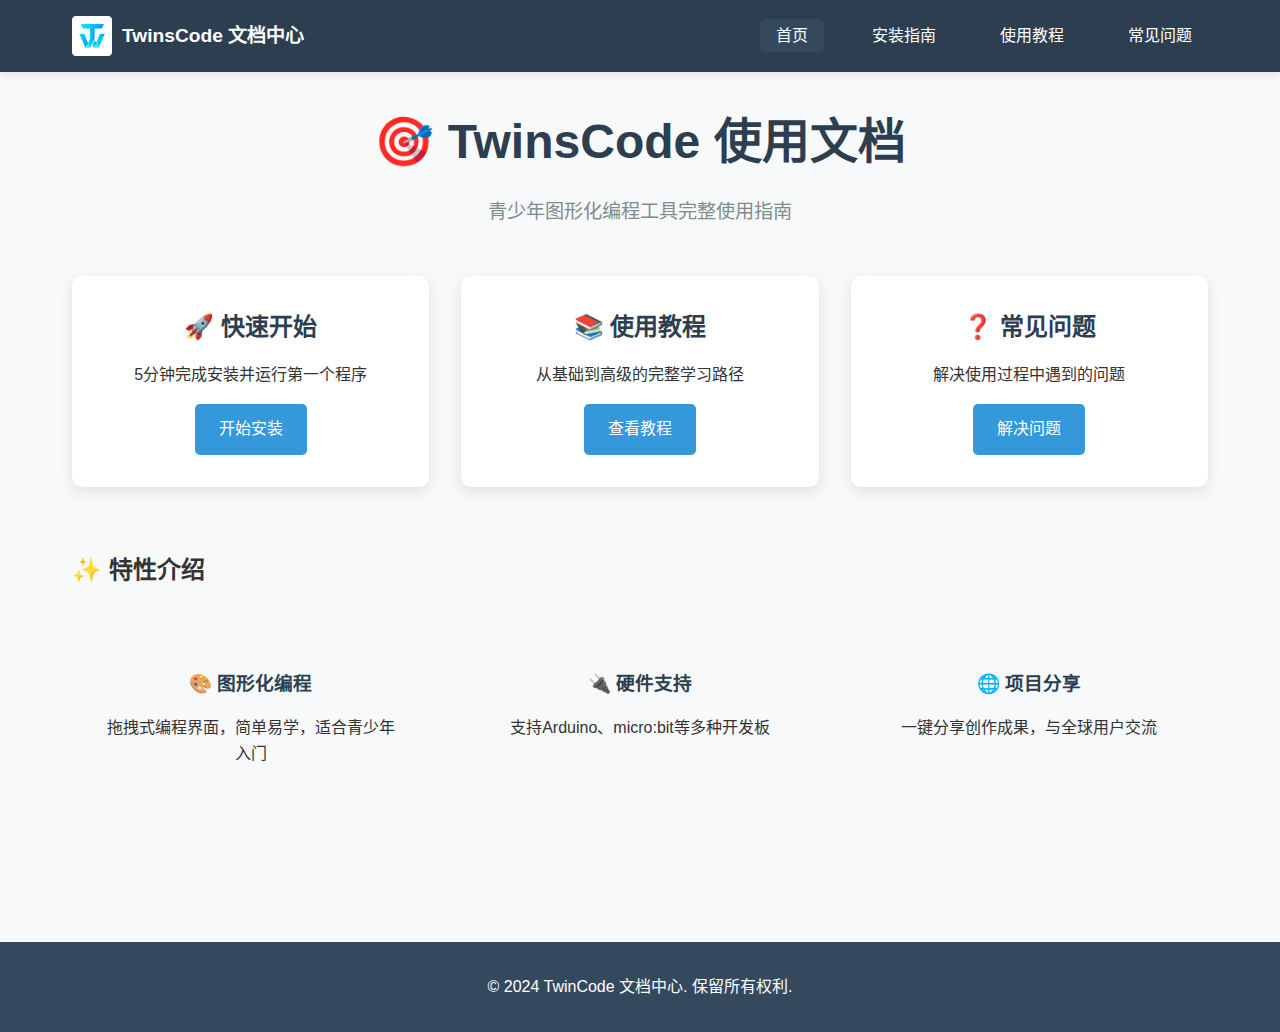
<file: index.html>
<html lang="zh-CN">
<head>
    <meta charset="UTF-8">
    <meta name="viewport" content="width=device-width, initial-scale=1.0">
    <title>TwinSCode - 青少年编程平台</title>
    <link rel="stylesheet" href="./assets/css/style.css">
</head>
<body>
    <!-- 顶部导航 -->
    <nav class="navbar">
        <div class="nav-container">
            <div class="nav-logo">
                <img src="./assets/images/logo.png" alt="TwinCode" height="40">
                <span>TwinsCode 文档中心</span>
            </div>
            <ul class="nav-menu">
                <li><a href="index.html" class="active">首页</a></li>
                <li><a href="install.html">安装指南</a></li>
                <li><a href="tutorial.html">使用教程</a></li>
                <li><a href="faq.html">常见问题</a></li>
            </ul>
        </div>
    </nav>

    <!-- 主要内容 -->
    <div class="container">
        <header class="hero">
            <h1>🎯 TwinsCode 使用文档</h1>
            <p class="subtitle">青少年图形化编程工具完整使用指南</p>
        </header>

        <div class="content-grid">
            <!-- 快速开始卡片 -->
            <div class="card">
                <h2>🚀 快速开始</h2>
                <p>5分钟完成安装并运行第一个程序</p>
                <a href="install.html" class="btn">开始安装</a>
            </div>

            <!-- 教程卡片 -->
            <div class="card">
                <h2>📚 使用教程</h2>
                <p>从基础到高级的完整学习路径</p>
                <a href="tutorial.html" class="btn">查看教程</a>
            </div>

            <!-- 常见问题卡片 -->
            <div class="card">
                <h2>❓ 常见问题</h2>
                <p>解决使用过程中遇到的问题</p>
                <a href="faq.html" class="btn">解决问题</a>
            </div>
        </div>

        <!-- 功能特性 -->
        <section class="features">
            <h2>✨ 特性介绍</h2>
            <div class="feature-grid">
                <div class="feature">
                    <h3>🎨 图形化编程</h3>
                    <p>拖拽式编程界面，简单易学，适合青少年入门</p>
                </div>
                <div class="feature">
                    <h3>🔌 硬件支持</h3>
                    <p>支持Arduino、micro:bit等多种开发板</p>
                </div>
                <div class="feature">
                    <h3>🌐 项目分享</h3>
                    <p>一键分享创作成果，与全球用户交流</p>
                </div>
            </div>
        </section>
    </div>

    <!-- 页脚 -->
    <footer class="footer">
        <p>&copy; 2024 TwinCode 文档中心. 保留所有权利.</p>
    </footer>
</body>
</html>
</file>
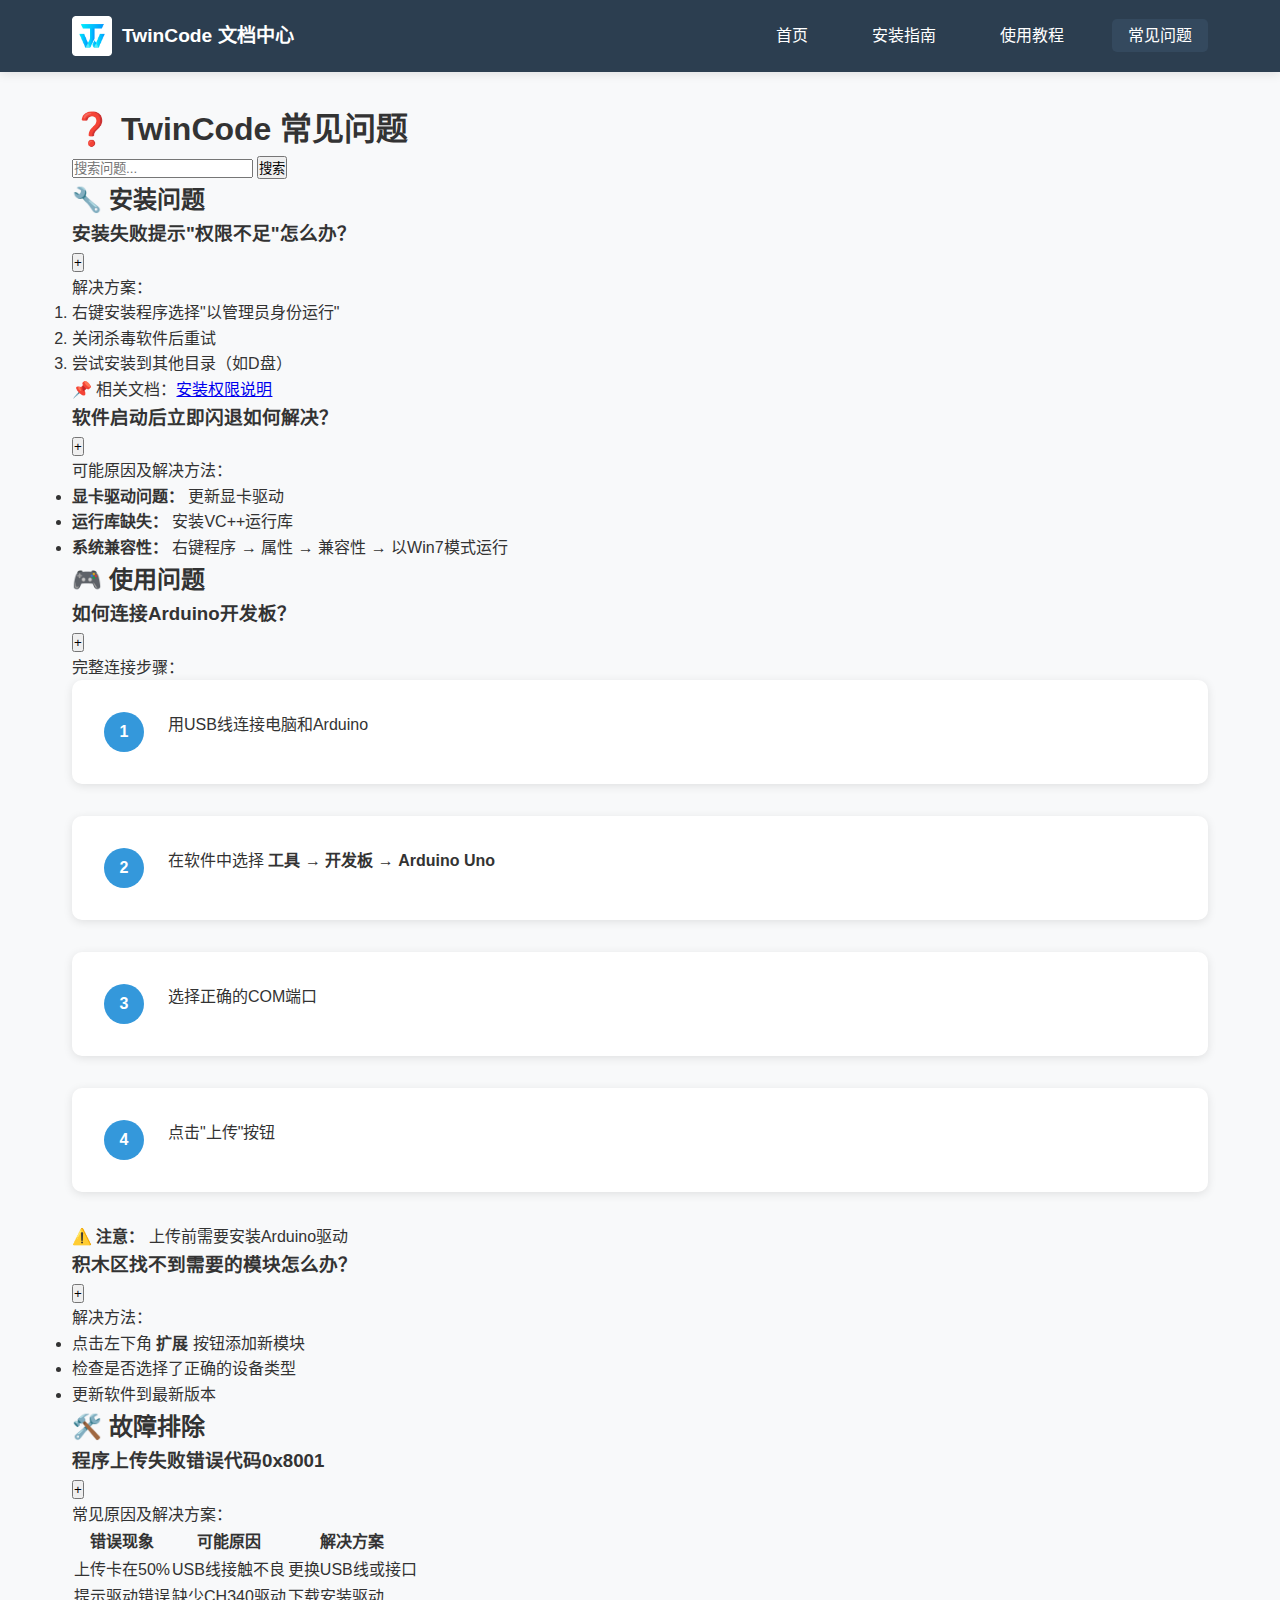
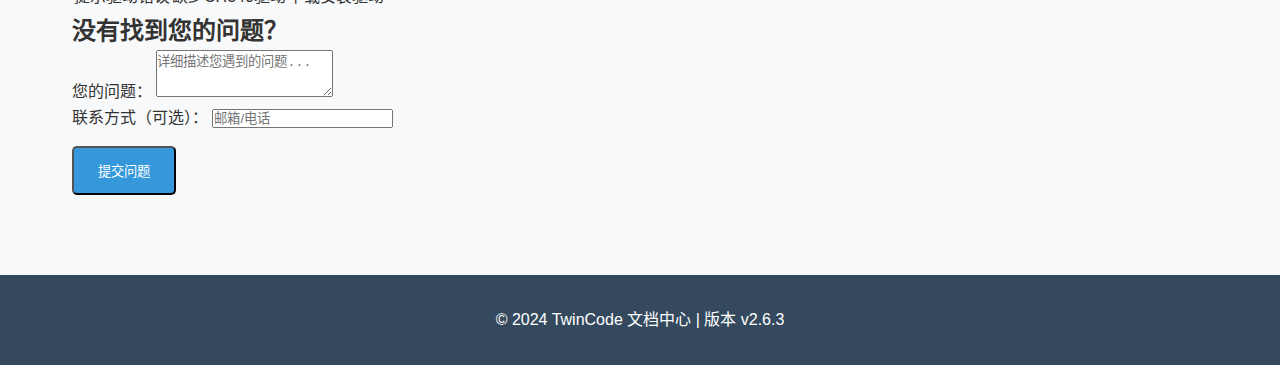
<file: faq.html>
<!DOCTYPE html>
<html lang="zh-CN">
<head>
    <meta charset="UTF-8">
    <meta name="viewport" content="width=device-width, initial-scale=1.0">
    <title>常见问题 - TwinCode</title>
    <link rel="stylesheet" href="assets/css/style.css">
</head>
<body>
    <nav class="navbar">
        <div class="nav-container">
            <div class="nav-logo">
                <img src="assets/images/logo.png" alt="TwinCode" height="40">
                <span><a href="index.html" style="color: white; text-decoration: none;">TwinCode 文档中心</a></span>
            </div>
            <ul class="nav-menu">
                <li><a href="index.html">首页</a></li>
                <li><a href="install.html">安装指南</a></li>
                <li><a href="tutorial.html">使用教程</a></li>
                <li><a href="faq.html" class="active">常见问题</a></li>
            </ul>
        </div>
    </nav>

    <div class="container">
        <h1>❓ TwinCode 常见问题</h1>
        
        <div class="search-box">
            <input type="text" placeholder="搜索问题...">
            <button class="search-btn">搜索</button>
        </div>
        
        <div class="faq-categories">
            <!-- 安装问题 -->
            <section class="faq-section">
                <h2>🔧 安装问题</h2>
                
                <div class="faq-item">
                    <div class="faq-question">
                        <h3>安装失败提示"权限不足"怎么办？</h3>
                        <button class="toggle-btn">+</button>
                    </div>
                    <div class="faq-answer">
                        <p>解决方案：</p>
                        <ol>
                            <li>右键安装程序选择"以管理员身份运行"</li>
                            <li>关闭杀毒软件后重试</li>
                            <li>尝试安装到其他目录（如D盘）</li>
                        </ol>
                        <div class="reference">
                            <p>📌 相关文档：<a href="install.html#permission">安装权限说明</a></p>
                        </div>
                    </div>
                </div>
                
                <div class="faq-item">
                    <div class="faq-question">
                        <h3>软件启动后立即闪退如何解决？</h3>
                        <button class="toggle-btn">+</button>
                    </div>
                    <div class="faq-answer">
                        <p>可能原因及解决方法：</p>
                        <ul>
                            <li><strong>显卡驱动问题：</strong> 更新显卡驱动</li>
                            <li><strong>运行库缺失：</strong> 安装VC++运行库</li>
                            <li><strong>系统兼容性：</strong> 右键程序 → 属性 → 兼容性 → 以Win7模式运行</li>
                        </ul>
                    </div>
                </div>
            </section>
            
            <!-- 使用问题 -->
            <section class="faq-section">
                <h2>🎮 使用问题</h2>
                
                <div class="faq-item">
                    <div class="faq-question">
                        <h3>如何连接Arduino开发板？</h3>
                        <button class="toggle-btn">+</button>
                    </div>
                    <div class="faq-answer">
                        <p>完整连接步骤：</p>
                        <div class="steps">
                            <div class="step">
                                <div class="step-number">1</div>
                                <p>用USB线连接电脑和Arduino</p>
                            </div>
                            <div class="step">
                                <div class="step-number">2</div>
                                <p>在软件中选择 <strong>工具 → 开发板 → Arduino Uno</strong></p>
                            </div>
                            <div class="step">
                                <div class="step-number">3</div>
                                <p>选择正确的COM端口</p>
                            </div>
                            <div class="step">
                                <div class="step-number">4</div>
                                <p>点击"上传"按钮</p>
                            </div>
                        </div>
                        <div class="warning">
                            <p>⚠️ <strong>注意：</strong> 上传前需要安装Arduino驱动</p>
                        </div>
                    </div>
                </div>
                
                <div class="faq-item">
                    <div class="faq-question">
                        <h3>积木区找不到需要的模块怎么办？</h3>
                        <button class="toggle-btn">+</button>
                    </div>
                    <div class="faq-answer">
                        <p>解决方法：</p>
                        <ul>
                            <li>点击左下角 <strong>扩展</strong> 按钮添加新模块</li>
                            <li>检查是否选择了正确的设备类型</li>
                            <li>更新软件到最新版本</li>
                        </ul>
                    </div>
                </div>
            </section>
            
            <!-- 故障排除 -->
            <section class="faq-section">
                <h2>🛠️ 故障排除</h2>
                
                <div class="faq-item">
                    <div class="faq-question">
                        <h3>程序上传失败错误代码0x8001</h3>
                        <button class="toggle-btn">+</button>
                    </div>
                    <div class="faq-answer">
                        <p>常见原因及解决方案：</p>
                        <table class="solution-table">
                            <tr>
                                <th>错误现象</th>
                                <th>可能原因</th>
                                <th>解决方案</th>
                            </tr>
                            <tr>
                                <td>上传卡在50%</td>
                                <td>USB线接触不良</td>
                                <td>更换USB线或接口</td>
                            </tr>
                            <tr>
                                <td>提示驱动错误</td>
                                <td>缺少CH340驱动</td>
                                <td>下载安装驱动</td>
                            </tr>
                        </table>
                    </div>
                </div>
            </section>
        </div>
        
        <!-- 未解决问题表单 -->
        <div class="unsolved-form">
            <h2>没有找到您的问题？</h2>
            <form>
                <div class="form-group">
                    <label for="question">您的问题：</label>
                    <textarea id="question" rows="3" placeholder="详细描述您遇到的问题..."></textarea>
                </div>
                <div class="form-group">
                    <label for="contact">联系方式（可选）：</label>
                    <input type="text" id="contact" placeholder="邮箱/电话">
                </div>
                <button type="submit" class="btn">提交问题</button>
            </form>
        </div>
    </div>

    <footer class="footer">
        <p>&copy; 2024 TwinCode 文档中心 | 版本 v2.6.3</p>
    </footer>

    <script>
        // 简单的FAQ切换功能
        document.querySelectorAll('.toggle-btn').forEach(btn => {
            btn.addEventListener('click', () => {
                const answer = btn.closest('.faq-item').querySelector('.faq-answer');
                answer.style.display = answer.style.display === 'block' ? 'none' : 'block';
                btn.textContent = answer.style.display === 'block' ? '-' : '+';
            });
        });
    </script>
</body>
</html>
</file>
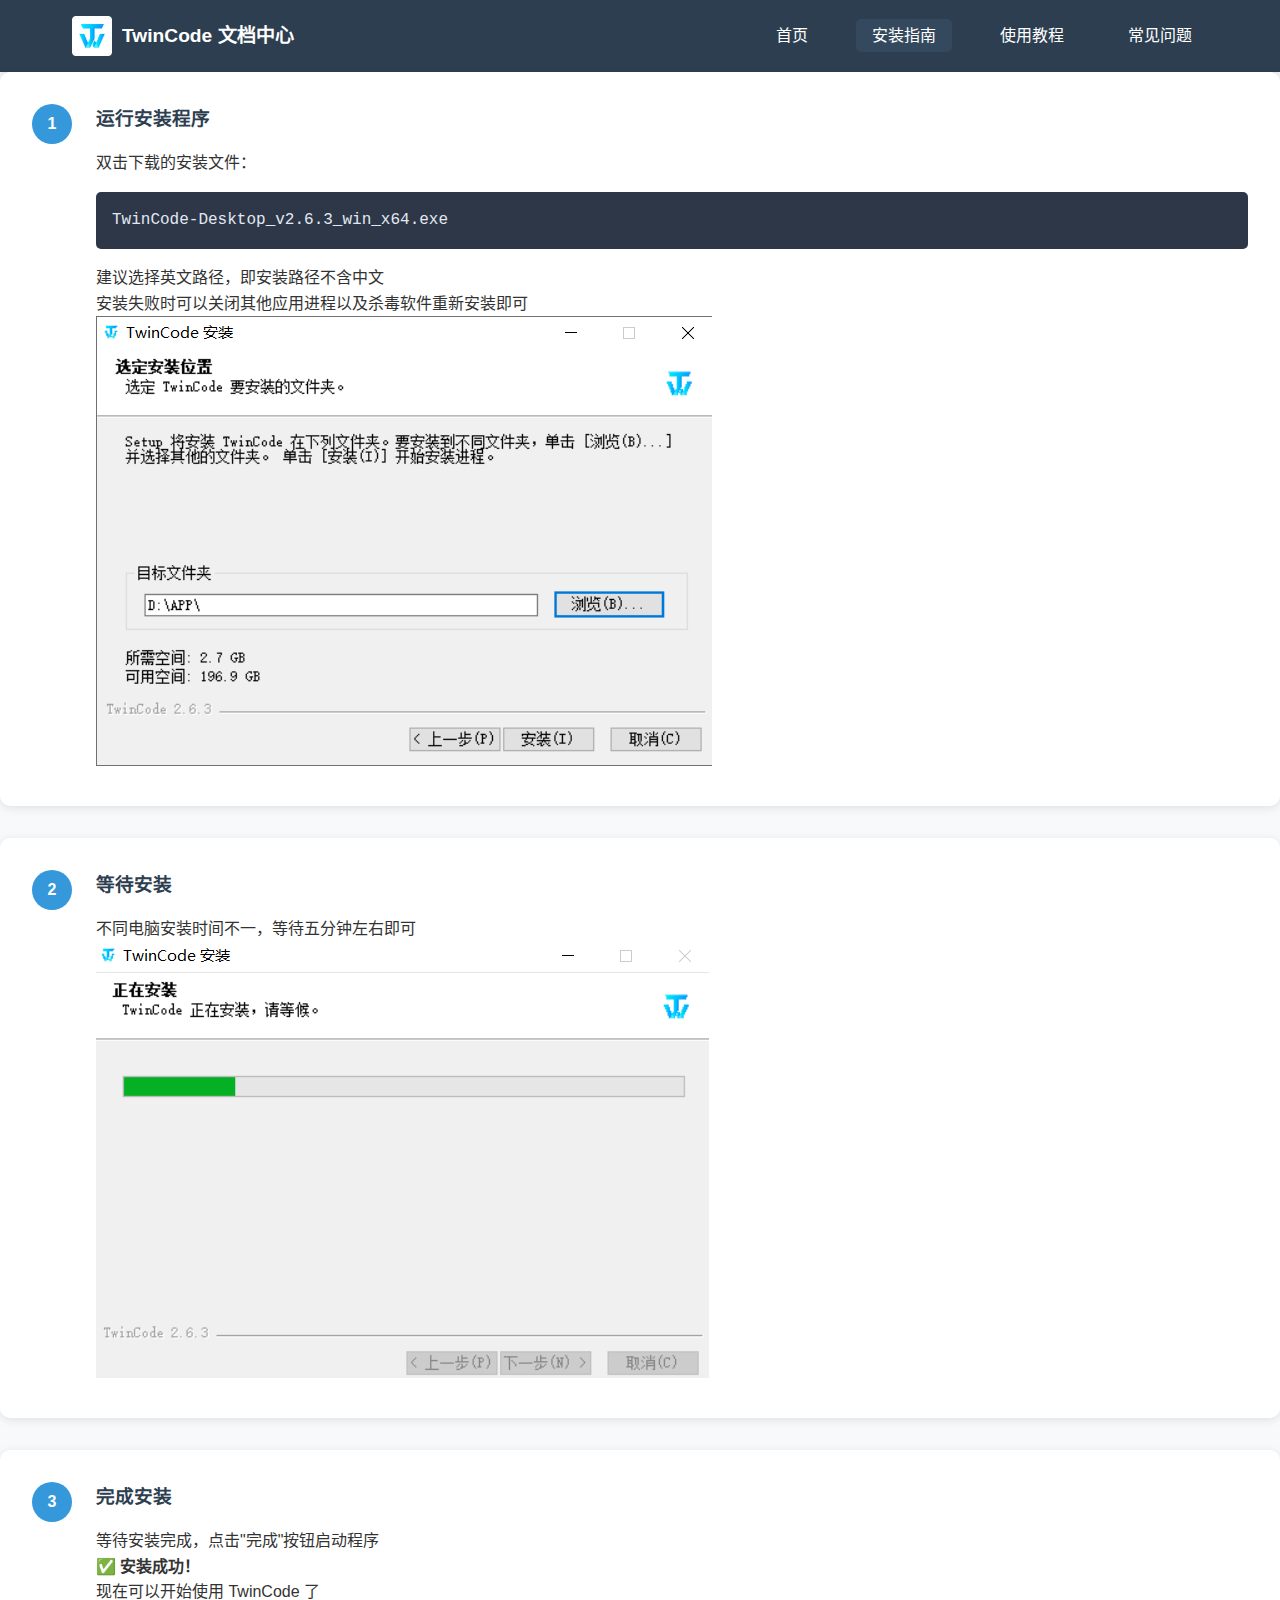
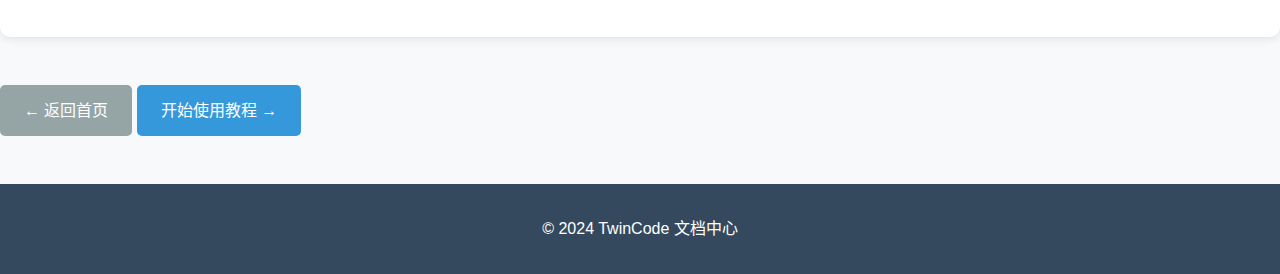
<file: install.html>
<!DOCTYPE html>
<html lang="zh-CN">
<head>
    <meta charset="UTF-8">
    <meta name="viewport" content="width=device-width, initial-scale=1.0">
    <title>安装指南 - TwinCode</title>
    <link rel="stylesheet" href="./assets/css/style.css">
</head>
<body>
    <nav class="navbar">
        <div class="nav-container">
            <div class="nav-logo">
                <img src="./assets/images/logo.png" alt="TwinCode" height="40">
                <span><a href="index.html" style="color: white; text-decoration: none;">TwinCode 文档中心</a></span>
            </div>
            <ul class="nav-menu">
                <li><a href="index.html">首页</a></li>
                <li><a href="install.html" class="active">安装指南</a></li>
                <li><a href="tutorial.html">使用教程</a></li>
                <li><a href="faq.html">常见问题</a></li>
            </ul>
        </div>
    </nav>

    

            <!-- 步骤2 -->
            <div class="step">
                <div class="step-number">1</div>
                <div class="step-content">
                    <h3>运行安装程序</h3>
                    <p>双击下载的安装文件：</p>
                    
                    <div class="code-block">
                        TwinCode-Desktop_v2.6.3_win_x64.exe
                    </div>
                    <p>建议选择英文路径，即安装路径不含中文</p>
                    <p>安装失败时可以关闭其他应用进程以及杀毒软件重新安装即可</p>
                    <img src="./assets/images/install.jpg" alt="安装界面" class="screenshot">
                </div>
            </div>

            <!-- 步骤3 -->
            <div class="step">
                <div class="step-number">2</div>
                <div class="step-content">
                    <h3>等待安装</h3>
                    <p>不同电脑安装时间不一，等待五分钟左右即可</p>
                     <img src="./assets/images/install1.jpg" alt="安装界面" class="screenshot">
                </div>
            </div>

            <!-- 步骤4 -->
            <div class="step">
                <div class="step-number">3</div>
                <div class="step-content">
                    <h3>完成安装</h3>
                    <p>等待安装完成，点击"完成"按钮启动程序</p>
                    <div class="success-box">
                        <strong>✅ 安装成功！</strong>
                        <p>现在可以开始使用 TwinCode 了</p>
                    </div>
                </div>
            </div>
        </div>

        <!-- 导航按钮 -->
        <div class="nav-buttons">
            <a href="index.html" class="btn btn-secondary">← 返回首页</a>
            <a href="tutorial.html" class="btn btn-primary">开始使用教程 →</a>
        </div>
    </div>

    <footer class="footer">
        <p>&copy; 2024 TwinCode 文档中心</p>
    </footer>
</body>
</html>
</file>
<file: assets/css/style.css>
/* 重置样式 */
* {
    margin: 0;
    padding: 0;
    box-sizing: border-box;
}

body {
    font-family: -apple-system, BlinkMacSystemFont, "Segoe UI", Roboto, sans-serif;
    line-height: 1.6;
    color: #333;
    background-color: #f8f9fa;
}

/* 导航栏 */
.navbar {
    background: #2c3e50;
    color: white;
    padding: 1rem 0;
    box-shadow: 0 2px 10px rgba(0,0,0,0.1);
}

.nav-container {
    max-width: 1200px;
    margin: 0 auto;
    display: flex;
    justify-content: space-between;
    align-items: center;
    padding: 0 2rem;
}

.nav-logo {
    display: flex;
    align-items: center;
    gap: 10px;
    font-size: 1.2rem;
    font-weight: bold;
}

.nav-menu {
    display: flex;
    list-style: none;
    gap: 2rem;
}

.nav-menu a {
    color: white;
    text-decoration: none;
    padding: 0.5rem 1rem;
    border-radius: 5px;
    transition: background 0.3s;
}

.nav-menu a:hover, .nav-menu a.active {
    background: #34495e;
}

/* 主要内容容器 */
.container {
    max-width: 1200px;
    margin: 0 auto;
    padding: 2rem;
    min-height: calc(100vh - 140px);
}

/* 首页样式 */
.hero {
    text-align: center;
    margin-bottom: 3rem;
}

.hero h1 {
    font-size: 3rem;
    color: #2c3e50;
    margin-bottom: 1rem;
}

.subtitle {
    font-size: 1.2rem;
    color: #7f8c8d;
}

.content-grid {
    display: grid;
    grid-template-columns: repeat(auto-fit, minmax(300px, 1fr));
    gap: 2rem;
    margin: 3rem 0;
}

.card {
    background: white;
    padding: 2rem;
    border-radius: 10px;
    box-shadow: 0 5px 15px rgba(0,0,0,0.1);
    text-align: center;
}

.card h2 {
    color: #2c3e50;
    margin-bottom: 1rem;
}

/* 按钮样式 */
.btn {
    display: inline-block;
    background: #3498db;
    color: white;
    padding: 0.8rem 1.5rem;
    border-radius: 5px;
    text-decoration: none;
    margin-top: 1rem;
    transition: background 0.3s;
}

.btn:hover {
    background: #2980b9;
}

.btn-primary { background: #3498db; }
.btn-secondary { background: #95a5a6; }

/* 安装步骤样式 */
.install-steps {
    margin: 2rem 0;
}

.step {
    display: flex;
    margin-bottom: 2rem;
    background: white;
    border-radius: 10px;
    padding: 2rem;
    box-shadow: 0 2px 10px rgba(0,0,0,0.1);
}

.step-number {
    background: #3498db;
    color: white;
    width: 40px;
    height: 40px;
    border-radius: 50%;
    display: flex;
    align-items: center;
    justify-content: center;
    font-weight: bold;
    margin-right: 1.5rem;
    flex-shrink: 0;
}

.step-content {
    flex: 1;
}

.step-content h3 {
    color: #2c3e50;
    margin-bottom: 1rem;
}

/* 代码块样式 */
.code-block {
    background: #2d3748;
    color: #e2e8f0;
    padding: 1rem;
    border-radius: 5px;
    margin: 1rem 0;
    font-family: 'Courier New', monospace;
}

/* 功能特性 */
.features {
    margin: 4rem 0;
}

.feature-grid {
    display: grid;
    grid-template-columns: repeat(auto-fit, minmax(250px, 1fr));
    gap: 2rem;
    margin-top: 2rem;
}

.feature {
    text-align: center;
    padding: 2rem;
}

.feature h3 {
    color: #2c3e50;
    margin: 1rem 0;
}

/* 页脚 */
.footer {
    background: #34495e;
    color: white;
    text-align: center;
    padding: 2rem;
    margin-top: 3rem;
}

/* 响应式设计 */
@media (max-width: 768px) {
    .nav-container {
        flex-direction: column;
        gap: 1rem;
    }
    
    .nav-menu {
        gap: 1rem;
    }
    
    .hero h1 {
        font-size: 2rem;
    }
    
    .content-grid {
        grid-template-columns: 1fr;
    }
    
    .step {
        flex-direction: column;
        text-align: center;
    }
    
    .step-number {
        margin-right: 0;
        margin-bottom: 1rem;
    }
}
</file>
